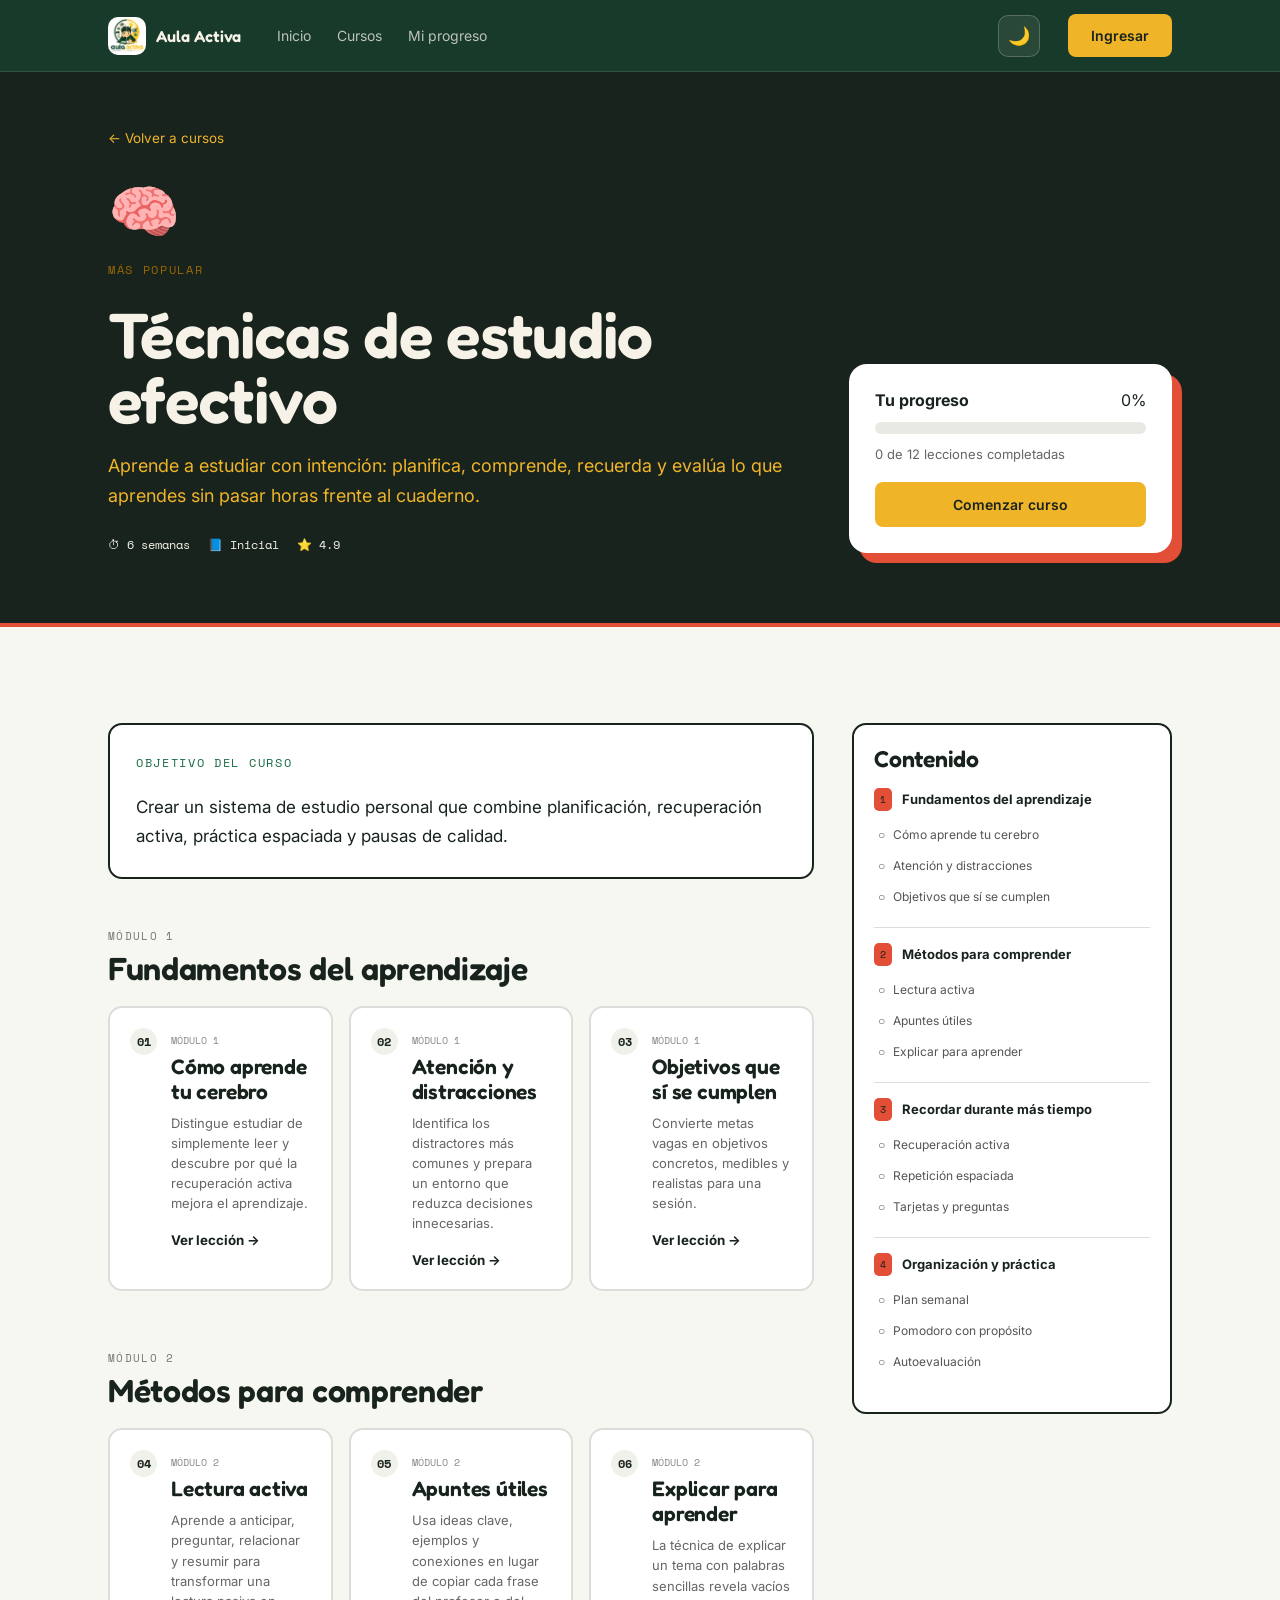
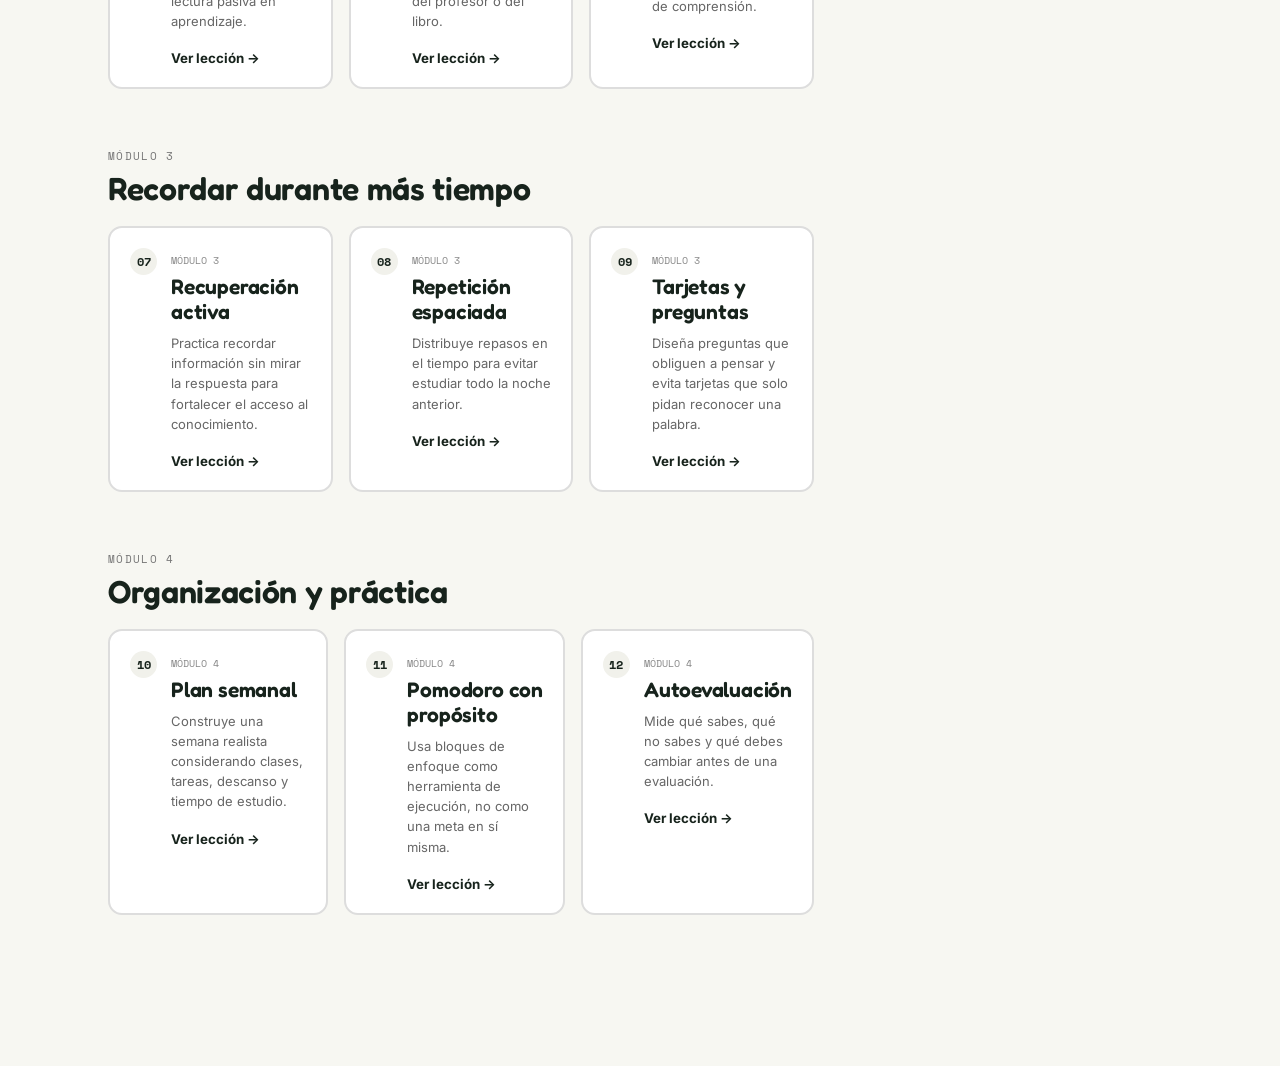
<file: curso.html>
<!DOCTYPE html>
<html lang="es">
<head>
<meta charset="UTF-8">
<meta name="viewport" content="width=device-width, initial-scale=1.0">
<title>Curso — Aula Activa</title>
<link rel="stylesheet" href="../css/styles.css">
<link rel="stylesheet" href="../css/courses.css">
<link rel="preconnect" href="https://fonts.googleapis.com">
<link rel="preconnect" href="https://fonts.gstatic.com" crossorigin>
<link href="https://fonts.googleapis.com/css2?family=Fredoka:wght@500;600;700&family=Inter:wght@400;500;600;700&family=Space+Mono:wght@400;700&display=swap" rel="stylesheet">
</head>
<body class="course-page">
<header class="navbar">
  <div class="container nav-inner">
    <a href="index.html" class="brand-link"><img src="../assets/logo.png" alt="Aula Activa" class="nav-logo"><span>Aula Activa</span></a>
    <nav class="nav-links">
      <a href="index.html">Inicio</a><a href="index.html#cursos">Cursos</a><a href="login.html">Mi progreso</a><a href="perfil.html" class="profile-nav profile-nav-desktop hidden" id="profileNav" aria-label="Abrir mi perfil" title="Mi perfil"><span class="profile-nav-icon" aria-hidden="true"><svg viewBox="0 0 24 24" focusable="false"><path d="M12 12a4.2 4.2 0 1 0 0-8.4A4.2 4.2 0 0 0 12 12Zm0 2.2c-4.5 0-8 2.35-8 5.25 0 .86.7 1.55 1.55 1.55h12.9c.85 0 1.55-.69 1.55-1.55 0-2.9-3.5-5.25-8-5.25Z"/></svg></span></a>
    </nav>
    <button class="theme-toggle" id="theme-toggle" type="button" aria-label="Activar modo oscuro" title="Modo oscuro">🌙</button>
    <a href="login.html" class="btn-nav">Ingresar</a>
    <button class="hamburger" id="hamburger" type="button" aria-label="Menú">&#9776;</button>
  </div>
  <div class="mobile-menu hidden" id="mobile-menu">
    <a href="index.html">Inicio</a>
    <a href="index.html#cursos">Cursos</a>
    <a href="login.html">Mi progreso</a>
    <a href="perfil.html" class="profile-nav profile-nav-mobile hidden" id="profileNavMobile" aria-label="Abrir mi perfil" title="Mi perfil"><span class="profile-nav-icon" aria-hidden="true"><svg viewBox="0 0 24 24" focusable="false"><path d="M12 12a4.2 4.2 0 1 0 0-8.4A4.2 4.2 0 0 0 12 12Zm0 2.2c-4.5 0-8 2.35-8 5.25 0 .86.7 1.55 1.55 1.55h12.9c.85 0 1.55-.69 1.55-1.55 0-2.9-3.5-5.25-8-5.25Z"/></svg></span></a>
    <button class="theme-toggle mobile-theme-toggle" id="theme-toggle-mobile" type="button">🌙 Modo oscuro</button>
  </div>
</header>

<main id="courseApp">
  <section class="course-hero">
    <div class="container course-hero-inner">
      <a href="index.html#cursos" class="back-link">← Volver a cursos</a>
      <div class="course-hero-grid">
        <div>
          <div class="course-icon-large" id="courseIcon">📚</div>
          <span class="eyebrow" id="courseBadge">Curso</span>
          <h1 id="courseTitle">Cargando curso...</h1>
          <p class="course-description" id="courseDescription"></p>
          <div class="course-meta-large"><span id="courseDuration"></span><span id="courseLevel"></span><span id="courseRating"></span></div>
        </div>
        <aside class="course-progress-card">
          <div class="progress-top"><strong>Tu progreso</strong><span id="progressText">0%</span></div>
          <div class="progress-bar"><span id="progressBar"></span></div>
          <p id="progressCount">0 de 12 lecciones completadas</p>
          <button class="btn-primary full-btn" id="continueBtn">Comenzar curso</button>
        </aside>
      </div>
    </div>
  </section>

  <section class="section course-content">
    <div class="container course-layout">
      <div>
        <div class="course-intro-card">
          <span class="eyebrow eyebrow--green">Objetivo del curso</span>
          <p id="courseGoal"></p>
        </div>
        <div class="lessons-area" id="lessonArea"></div>
      </div>
      <aside class="course-sidebar">
        <div class="syllabus-card">
          <h3>Contenido</h3>
          <div id="syllabus"></div>
        </div>
      </aside>
    </div>
  </section>
</main>

<div class="lesson-modal hidden" id="lessonModal" aria-hidden="true">
  <div class="lesson-dialog">
    <button class="modal-close" id="closeLesson" aria-label="Cerrar">×</button>
    <div class="lesson-kicker" id="lessonKicker"></div>
    <h2 id="lessonTitle"></h2>
    <p class="lesson-text" id="lessonContent"></p>
    <div class="activity-box"><strong>🎯 Actividad práctica</strong><p id="lessonActivity"></p></div>
    <div class="lesson-actions">
      <button class="btn-secondary" id="prevLesson">← Anterior</button>
      <button class="btn-primary" id="completeLesson">Marcar como completada</button>
      <button class="btn-secondary" id="nextLesson">Siguiente →</button>
    </div>
  </div>
</div>

<script src="../js/site.js"></script>
<script src="../js/courses-data.js"></script>
<script src="../js/course.js"></script>

</body>
</html>
</file>
<file: css/styles.css>
:root{
  --chalkboard:#1E3A2F;
  --chalkboard-dark:#142A20;
  --chalk:#F6F2E7;
  --pencil:#F0B429;
  --pencil-dark:#C98F14;
  --marker:#E24E36;
  --blue:#2F5F8A;
  --ink:#16261D;
  --ink-soft:#4A5D51;
  --line:#DCD3BC;
  --green:#25824B;
}
*{box-sizing:border-box;}
html{scroll-behavior:smooth;}
body{
  margin:0;
  background:var(--chalk);
  color:var(--ink);
  font-family:'Inter',sans-serif;
  -webkit-font-smoothing:antialiased;
}
h1,h2,h3,.display{font-family:'Fredoka',sans-serif;font-weight:600;letter-spacing:-0.01em;margin:0;}
.mono{font-family:'Space Mono',monospace;}
a{color:inherit;text-decoration:none;}
img,svg{display:block;max-width:100%;}
button{font-family:inherit;cursor:pointer;}
ul{margin:0;padding:0;list-style:none;}
.hidden{display:none !important;}

.container{max-width:1120px;margin:0 auto;padding:0 28px;}
.section{padding:96px 0;}
.section-eyebrow, .eyebrow{
  font-family:'Space Mono',monospace;text-transform:uppercase;letter-spacing:.14em;
  font-size:12px;color:var(--pencil-dark);display:inline-block;margin-bottom:14px;
}
.eyebrow--blue{color:var(--blue);}
.eyebrow--green{color:var(--chalkboard);}
.section-header{max-width:600px;margin:0 auto 48px;text-align:center;}
.section-header p{color:var(--ink-soft);margin-top:12px;font-size:15px;line-height:1.6;}
.highlight{color:var(--marker);}
.highlight-blue{color:var(--blue);}
.highlight-yellow{background:linear-gradient(180deg, transparent 60%, rgba(240,180,41,0.45) 60%);}

.btn-primary, .btn-nav, .btn-secondary, .btn-cta, .btn-curso, .btn-submit, .btn-mobile{
  display:inline-flex;align-items:center;justify-content:center;gap:8px;
  border-radius:8px;padding:12px 22px;font-size:14px;font-weight:600;border:1px solid transparent;
  transition:transform .15s ease, background .15s ease, color .15s ease, border-color .15s ease;
}
.btn-primary, .btn-nav, .btn-cta, .btn-curso, .btn-submit{background:var(--pencil);color:var(--ink);}
.btn-primary:hover, .btn-nav:hover, .btn-cta:hover, .btn-curso:hover, .btn-submit:hover{background:var(--pencil-dark);}
.btn-secondary{background:transparent;color:var(--chalk);border-color:rgba(246,242,231,0.4);}
.btn-secondary:hover{background:var(--chalk);color:var(--ink);}
.btn-mobile{width:100%;margin-top:8px;}
a:active, button:active{transform:translateY(1px);}


/* ---------- modo oscuro ---------- */
.theme-toggle{
  width:42px;
  height:42px;
  display:inline-flex;
  align-items:center;
  justify-content:center;
  border:1px solid rgba(246,242,231,0.22);
  border-radius:10px;
  background:rgba(246,242,231,0.08);
  color:var(--chalk);
  font-size:18px;
  transition:transform .15s ease, background .2s ease, border-color .2s ease;
}
.theme-toggle:hover{
  background:rgba(246,242,231,0.16);
  border-color:rgba(246,242,231,0.35);
}
.mobile-theme-toggle{
  width:100%;
  height:auto;
  padding:11px 16px;
  font-size:14px;
  justify-content:flex-start;
  gap:8px;
  margin-top:2px;
}
html[data-theme="dark"]{
  --chalk:#17201B;
  --chalkboard:#0E2118;
  --chalkboard-dark:#08150F;
  --ink:#F1F3EE;
  --ink-soft:#E0E7E2;
  --line:#34443A;
  --blue:#6FA3D1;
  --pencil:#F0B429;
  --pencil-dark:#DDA11B;
  --marker:#F06A52;
  --green:#62C58A;
}
html[data-theme="dark"] body{
  background:var(--chalk);
  color:var(--ink);
}
html[data-theme="dark"] .stats,
html[data-theme="dark"] .section:not(.cursos){
  background:var(--chalk);
}
html[data-theme="dark"] .info-card,
html[data-theme="dark"] .testi-card,
html[data-theme="dark"] .contact-form,
html[data-theme="dark"] .profile-stat{
  background:#202A24;
  color:var(--ink);
  border-color:var(--line);
}
html[data-theme="dark"] .curso-card,
html[data-theme="dark"] .card-index{
  background:#202A24;
  color:var(--ink);
}
html[data-theme="dark"] .card-index::before{
  background-image:repeating-linear-gradient(180deg, transparent 0 27px, var(--line) 27px 28px);
}
html[data-theme="dark"] .form-group input,
html[data-theme="dark"] .form-group textarea,
html[data-theme="dark"] .field input,
html[data-theme="dark"] .field select{
  background:#121A15;
  color:var(--ink);
  border-color:var(--line);
}
html[data-theme="dark"] .widget-tab{
  background:rgba(246,242,231,0.07);
  color:var(--ink-soft);
}
html[data-theme="dark"] .widget-tab.active{
  background:var(--chalkboard);
  color:var(--chalk);
}
html[data-theme="dark"] .tab-btn.active{
  background:#2A342E;
  color:var(--ink);
}
html[data-theme="dark"] .ring-bg{
  stroke:rgba(246,242,231,0.12);
}
html[data-theme="dark"] .btn-secondary{
  color:var(--ink);
  border-color:rgba(241,243,238,0.35);
}
html[data-theme="dark"] .btn-secondary:hover{
  background:var(--ink);
  color:#0E2118;
}
html[data-theme="dark"] .btn-cta{
  background:#202A24;
  color:var(--ink);
}
html[data-theme="dark"] .btn-cta:hover{
  background:#2A342E;
}
html[data-theme="dark"] .back-link:hover{
  color:var(--ink);
}
html[data-theme="dark"] .highlight-yellow{
  background:linear-gradient(180deg, transparent 60%, rgba(240,180,41,0.28) 60%);
}

/* ---------- navbar ---------- */
.navbar{position:sticky;top:0;z-index:50;background:var(--chalkboard);border-bottom:1px solid rgba(246,242,231,0.12);}
.nav-inner{display:flex;align-items:center;gap:28px;padding:14px 28px;}
.nav-logo{width:38px;height:38px;border-radius:10px;}
.nav-links{display:flex;gap:26px;margin-right:auto;margin-left:8px;font-size:14px;color:rgba(246,242,231,0.75);}
.nav-links a:hover{color:var(--chalk);}
.hamburger{display:none;background:none;border:none;color:var(--chalk);font-size:22px;}
.mobile-menu{display:flex;flex-direction:column;gap:14px;padding:18px 28px 24px;background:var(--chalkboard-dark);color:var(--chalk);font-size:15px;}
.mobile-menu a{color:rgba(246,242,231,0.85);}

/* ---------- hero ---------- */
.hero{background:radial-gradient(circle at 85% 15%, rgba(240,180,41,0.10), transparent 45%), var(--chalkboard);color:var(--chalk);position:relative;overflow:hidden;}
.hero::before{content:"";position:absolute;inset:0;background-image:repeating-linear-gradient(0deg, rgba(246,242,231,0.035) 0px, rgba(246,242,231,0.035) 1px, transparent 1px, transparent 42px);pointer-events:none;}
.hero-inner{display:grid;grid-template-columns:1.1fr 0.9fr;gap:56px;align-items:center;padding:80px 28px 90px;position:relative;}
.hero-text h1{font-size:clamp(34px,5vw,54px);line-height:1.08;margin:16px 0 20px;}
.hero-text p{font-size:17px;line-height:1.6;color:rgba(246,242,231,0.8);max-width:480px;margin:0 0 32px;}
.hero-btns{display:flex;gap:14px;flex-wrap:wrap;}

/* index card / notebook motif (signature element) */
.card-index{background:var(--chalk);color:var(--ink);border-radius:6px;border-left:5px solid var(--marker);box-shadow:0 22px 44px rgba(0,0,0,0.28);position:relative;}
.card-index::before{content:"";position:absolute;left:34px;right:18px;top:0;bottom:0;background-image:repeating-linear-gradient(180deg, transparent 0 27px, var(--line) 27px 28px);pointer-events:none;}

.timer-card{padding:26px 26px 30px;}
.widget-tabs{display:flex;gap:8px;margin-bottom:20px;position:relative;z-index:1;}
.widget-tab{flex:1;text-align:center;padding:8px 6px;border-radius:6px;font-size:13px;font-weight:600;background:rgba(20,42,32,0.06);color:var(--ink-soft);border:none;}
.widget-tab.active{background:var(--chalkboard);color:var(--chalk);}
.timer-face{position:relative;width:190px;height:190px;margin:6px auto 18px;z-index:1;}
.timer-ring{width:100%;height:100%;transform:rotate(-90deg);}
.ring-bg{fill:none;stroke:rgba(20,42,32,0.10);stroke-width:10;}
.ring-progress{fill:none;stroke:var(--marker);stroke-width:10;stroke-linecap:round;stroke-dasharray:565.48;stroke-dashoffset:0;transition:stroke-dashoffset .3s linear, stroke .3s ease;}
.timer-time{position:absolute;inset:0;display:flex;align-items:center;justify-content:center;font-family:'Space Mono',monospace;font-size:38px;font-weight:700;color:var(--ink);}
.timer-controls{display:flex;gap:10px;justify-content:center;position:relative;z-index:1;}
.timer-caption{text-align:center;font-size:12px;color:var(--ink-soft);margin-top:14px;font-family:'Space Mono',monospace;position:relative;z-index:1;}

/* ---------- stats / ficha ---------- */
.stats{background:var(--chalk);border-bottom:1px solid var(--line);}
.stats-grid{display:grid;grid-template-columns:repeat(4,1fr);gap:0;padding:36px 0;}
.stat-card{text-align:center;border-right:1px dashed var(--line);padding:0 12px;}
.stat-card:last-child{border-right:none;}
.stat-num{display:block;font-family:'Space Mono',monospace;font-size:30px;font-weight:700;color:var(--chalkboard);}
.stat-label{display:block;font-size:12.5px;color:var(--ink-soft);margin-top:4px;}

/* ---------- nosotros ---------- */
.nosotros-inner{display:grid;grid-template-columns:1fr 1fr;gap:56px;align-items:start;}
.nosotros-text p{color:var(--ink-soft);line-height:1.65;font-size:15.5px;margin:16px 0 24px;}
.features-list li{display:flex;align-items:center;gap:12px;font-size:14.5px;padding:10px 0;border-top:1px solid var(--line);}
.features-list li:first-child{border-top:none;}
.feat-icon{width:30px;height:30px;border-radius:8px;display:flex;align-items:center;justify-content:center;font-size:14px;flex-shrink:0;}
.feat-yellow{background:rgba(240,180,41,0.18);}
.feat-blue{background:rgba(47,95,138,0.14);}
.feat-green{background:rgba(30,58,47,0.10);}
.feat-pink{background:rgba(226,78,54,0.12);}

.nosotros-cards{display:grid;grid-template-columns:1fr 1fr;gap:16px;}
.info-card{background:#fff;border:1px solid var(--line);border-radius:8px;padding:22px 20px;border-top:4px solid var(--pencil);}
.info-card.card-blue{border-top-color:var(--blue);}
.info-card.card-green{border-top-color:var(--chalkboard);}
.info-card.card-coral{border-top-color:var(--marker);}
.card-icon{font-size:20px;margin-bottom:10px;}
.info-card h3{font-size:15px;margin-bottom:6px;}
.info-card p{font-size:13px;color:var(--ink-soft);line-height:1.5;margin:0;}

/* ---------- cursos ---------- */
.cursos{background:var(--chalkboard);color:var(--chalk);}
.cursos .section-header p{color:rgba(246,242,231,0.7);}
.cursos-grid{display:grid;grid-template-columns:repeat(3,1fr);gap:20px;}
.curso-card{background:var(--chalk);color:var(--ink);border-radius:8px;padding:24px 22px;position:relative;}
.curso-badge{position:absolute;top:16px;right:16px;font-family:'Space Mono',monospace;font-size:10px;text-transform:uppercase;letter-spacing:.06em;padding:4px 9px;border-radius:20px;}
.badge-blue{background:rgba(47,95,138,0.15);color:var(--blue);}
.badge-green{background:rgba(30,58,47,0.12);color:var(--chalkboard);}
.badge-yellow{background:rgba(240,180,41,0.2);color:var(--pencil-dark);}
.curso-icon{font-size:26px;margin-bottom:14px;}
.curso-card h3{font-size:16.5px;margin-bottom:8px;line-height:1.3;}
.curso-card p{font-size:13.5px;color:var(--ink-soft);line-height:1.55;margin:0 0 16px;}
.curso-meta{display:flex;gap:16px;font-size:12px;color:var(--ink-soft);font-family:'Space Mono',monospace;margin-bottom:18px;}
.btn-curso{width:100%;}

/* ---------- testimonios ---------- */
.testi-grid{display:grid;grid-template-columns:repeat(3,1fr);gap:20px;}
.testi-card{background:#fff;border:1px solid var(--line);border-radius:8px;padding:24px 22px;}
.testi-featured{background:var(--chalkboard);color:var(--chalk);border-color:transparent;}
.testi-featured .testi-author span{color:rgba(246,242,231,0.65);}
.stars{color:var(--pencil-dark);letter-spacing:2px;margin-bottom:12px;}
.testi-featured .stars{color:var(--pencil);}
.testi-card p{font-size:14.5px;line-height:1.6;margin:0 0 20px;}
.testi-author{display:flex;align-items:center;gap:12px;}
.avatar{width:38px;height:38px;border-radius:50%;display:flex;align-items:center;justify-content:center;font-family:'Fredoka',sans-serif;font-weight:600;font-size:13px;color:#fff;flex-shrink:0;}
.av-blue{background:var(--blue);}
.av-green{background:var(--chalkboard);}
.av-yellow{background:var(--pencil-dark);}
.testi-author strong{display:block;font-size:14px;}
.testi-author span{font-size:12px;color:var(--ink-soft);}

/* ---------- cta ---------- */
.cta-section{background:linear-gradient(120deg, var(--marker), var(--pencil-dark));color:var(--chalk);}
.cta-inner{text-align:center;padding:60px 0;}
.cta-inner h2{font-size:clamp(24px,3.4vw,34px);margin-bottom:12px;}
.cta-inner p{font-size:15px;color:rgba(246,242,231,0.9);margin-bottom:26px;}
.btn-cta{background:var(--chalk);color:var(--ink);}
.btn-cta:hover{background:#fff;}

/* ---------- contacto ---------- */
.contacto-inner{display:grid;grid-template-columns:1fr 1fr;gap:56px;align-items:start;}
.contacto-text p{color:var(--ink-soft);line-height:1.6;font-size:15px;margin:16px 0 26px;}
.contact-item{display:flex;align-items:center;gap:10px;font-size:14.5px;padding:10px 0;border-top:1px solid var(--line);}
.contact-item:first-child{border-top:none;}
.contact-form{background:#fff;border:1px solid var(--line);border-radius:10px;padding:28px;}
.form-group{margin-bottom:16px;}
.form-group label{display:block;font-size:12.5px;font-weight:600;color:var(--ink-soft);margin-bottom:6px;}
.form-group input, .form-group textarea{width:100%;padding:11px 13px;border:1px solid var(--line);border-radius:6px;font-family:inherit;font-size:14px;color:var(--ink);background:var(--chalk);resize:vertical;}
.form-group input:focus, .form-group textarea:focus{outline:2px solid var(--pencil-dark);outline-offset:1px;}
.btn-submit{width:100%;justify-content:center;padding:13px;}
.form-success{margin-top:14px;font-size:13.5px;color:var(--chalkboard);background:rgba(30,58,47,0.08);padding:10px 12px;border-radius:6px;}

/* ---------- footer ---------- */
.footer{background:var(--chalkboard-dark);color:rgba(246,242,231,0.65);}
.footer-inner{display:grid;grid-template-columns:1.4fr 1fr 1fr 1fr;gap:32px;padding:56px 0 36px;}
.footer-logo{width:34px;height:34px;border-radius:8px;margin-bottom:14px;}
.footer-brand p{font-size:13px;line-height:1.6;color:rgba(246,242,231,0.5);}
.footer-links h4{color:var(--chalk);font-size:13px;text-transform:uppercase;letter-spacing:.06em;margin-bottom:14px;}
.footer-links a{display:block;font-size:13.5px;padding:6px 0;color:rgba(246,242,231,0.6);}
.footer-links a:hover{color:var(--chalk);}
.footer-bottom{border-top:1px solid rgba(246,242,231,0.1);text-align:center;padding:18px 0;font-size:12.5px;color:rgba(246,242,231,0.45);}

/* ---------- reveal ---------- */
.reveal{opacity:0;transform:translateY(18px);transition:opacity .6s ease, transform .6s ease;}
.reveal.in{opacity:1;transform:none;}
@media (prefers-reduced-motion:reduce){.reveal{opacity:1;transform:none;transition:none;}html{scroll-behavior:auto;}}

/* ---------- login page ---------- */
.auth-shell{min-height:calc(100vh - 66px);display:grid;grid-template-columns:1fr 1fr;}
.auth-side{background:var(--chalkboard);color:var(--chalk);padding:64px 56px;display:flex;flex-direction:column;justify-content:center;position:relative;overflow:hidden;}
.auth-side::before{content:"";position:absolute;inset:0;background-image:repeating-linear-gradient(0deg, rgba(246,242,231,0.035) 0px, rgba(246,242,231,0.035) 1px, transparent 1px, transparent 42px);pointer-events:none;}
.auth-side h2{font-size:clamp(26px,3vw,36px);line-height:1.2;margin-bottom:16px;position:relative;}
.auth-side p{color:rgba(246,242,231,0.75);font-size:15px;line-height:1.6;max-width:380px;position:relative;margin-bottom:28px;}
.auth-side .features-list{position:relative;}
.auth-side .features-list li{border-top-color:rgba(246,242,231,0.15);color:rgba(246,242,231,0.85);}
.auth-main{display:flex;align-items:center;justify-content:center;padding:56px 28px;}
.auth-card{width:100%;max-width:380px;}
.auth-card h1{font-size:26px;margin-bottom:6px;}
.auth-card .sub{color:var(--ink-soft);font-size:13.5px;margin-bottom:26px;}
.tabs{display:flex;gap:6px;margin-bottom:22px;background:rgba(20,42,32,0.06);border-radius:8px;padding:4px;}
.tab-btn{flex:1;padding:9px;border:none;background:transparent;border-radius:6px;font-size:13.5px;font-weight:600;color:var(--ink-soft);}
.tab-btn.active{background:#fff;color:var(--ink);box-shadow:0 2px 6px rgba(0,0,0,0.08);}
.field{margin-bottom:15px;}
.field label{display:block;font-size:12px;font-weight:600;margin-bottom:6px;color:var(--ink-soft);}
.field input, .field select{width:100%;padding:11px 13px;border:1px solid var(--line);border-radius:6px;font-size:14px;font-family:inherit;background:#fff;color:var(--ink);}
.field input:focus, .field select:focus{outline:2px solid var(--pencil-dark);outline-offset:1px;}
.form-msg{font-size:13px;padding:10px 12px;border-radius:6px;margin-bottom:15px;display:none;}
.form-msg.show{display:block;}
.form-msg.error{background:rgba(226,78,54,0.1);color:#B4381F;}
.form-msg.ok{background:rgba(30,58,47,0.1);color:var(--chalkboard);}
.full-btn{width:100%;justify-content:center;padding:13px;}
.privacy-note{font-size:11.5px;color:var(--ink-soft);margin-top:18px;line-height:1.5;}
.back-link{font-size:13.5px;color:var(--ink-soft);display:inline-flex;align-items:center;gap:6px;margin-bottom:22px;}
.back-link:hover{color:var(--ink);}

.profile-role{display:inline-block;font-family:'Space Mono',monospace;font-size:11px;text-transform:uppercase;background:rgba(240,180,41,0.18);color:var(--pencil-dark);padding:3px 9px;border-radius:20px;margin-bottom:16px;}
.profile-stat{background:#fff;border:1px solid var(--line);border-radius:8px;padding:16px;margin:18px 0;display:flex;justify-content:space-between;align-items:center;}
.profile-stat .num{font-family:'Space Mono',monospace;font-size:26px;font-weight:700;}
.profile-stat .lbl{font-size:12px;color:var(--ink-soft);max-width:150px;text-align:right;line-height:1.4;}

/* ---------- responsive ---------- */
@media (max-width:960px){
  .nav-links{display:none;}
  .hamburger{display:block;}

  .hero-inner, .nosotros-inner, .contacto-inner{grid-template-columns:1fr;}
  .cursos-grid, .testi-grid{grid-template-columns:repeat(2,1fr);}
  .nosotros-cards{grid-template-columns:1fr 1fr;}
  .footer-inner{grid-template-columns:1fr 1fr;}
  .auth-shell{grid-template-columns:1fr;}
  .auth-side{padding:48px 32px;}
}
@media (max-width:640px){
  .section{padding:64px 0;}
  .cursos-grid, .testi-grid{grid-template-columns:1fr;}
  .nosotros-cards{grid-template-columns:1fr;}
  .stats-grid{grid-template-columns:repeat(2,1fr);row-gap:24px;}
  .stat-card{border-right:none;}
  .footer-inner{grid-template-columns:1fr;}
}


/* ---------- valoraciones ---------- */
.rating-section{background:var(--chalk);}
.rating-layout{max-width:900px;margin:0 auto;display:grid;grid-template-columns:280px 1fr;gap:28px;align-items:stretch;}
.rating-summary,.rating-form{background:var(--chalk);border:2px solid var(--ink);border-radius:14px;padding:28px;}
.rating-summary{text-align:center;display:flex;flex-direction:column;justify-content:center;align-items:center;}
.rating-average{font-family:'Fredoka',sans-serif;font-size:64px;line-height:1;color:var(--ink);}
.rating-stars{font-size:25px;letter-spacing:3px;color:var(--pencil);margin:8px 0;}
.rating-summary p{color:var(--ink-soft);font-size:13px;margin:4px 0 0;}
.rating-form>label{display:block;font-weight:700;font-size:14px;margin-bottom:10px;}
.star-picker{display:flex;gap:4px;margin-bottom:22px;}
.star-picker button{border:0;background:transparent;color:#BFC5BE;font-size:34px;line-height:1;padding:0 2px;transition:transform .12s,color .12s;}
.star-picker button:hover,.star-picker button.selected{color:var(--pencil);}
.star-picker button:hover{transform:scale(1.12);}
.rating-form .form-group{margin-bottom:14px;}
.rating-form textarea{resize:vertical;min-height:80px;}
#rating-error{margin-top:12px;} #rating-error:not(.hidden){display:block;}

/* ---------- editor de perfil ---------- */
.profile-editor{margin:26px 0;border-top:1px solid var(--line);padding-top:24px;}
.profile-editor-head{display:flex;justify-content:space-between;align-items:end;gap:12px;margin-bottom:16px;}
.profile-editor-head .eyebrow{margin-bottom:4px;}
.profile-editor h2{font-size:25px;}
.profile-save-state{font-size:12px;font-weight:600;text-align:right;max-width:220px;}
.profile-save-state.ok{color:#25824b;}
.profile-save-state.error{color:#B4381F;}

html[data-theme="dark"] .rating-summary,
html[data-theme="dark"] .rating-form,
html[data-theme="dark"] .profile-editor{background:#202A24;border-color:var(--line);}
html[data-theme="dark"] .star-picker button{color:#5A655E;}
html[data-theme="dark"] .star-picker button:hover,
html[data-theme="dark"] .star-picker button.selected{color:var(--pencil);}

/* ---------- modo oscuro: página de cursos ---------- */
html[data-theme="dark"] .course-hero{background:#0B1711;color:#F5F7F3;border-bottom-color:var(--marker);}
html[data-theme="dark"] .course-hero h1{color:#FFFFFF;}
html[data-theme="dark"] .course-description{color:#D7E4DB;}
html[data-theme="dark"] .course-meta-large{color:#F5F7F3;}
html[data-theme="dark"] .course-hero .back-link{color:#FFD45A;}
html[data-theme="dark"] .course-content{background:#101813;color:#F1F3EE;}
html[data-theme="dark"] .course-progress-card,
html[data-theme="dark"] .course-intro-card,
html[data-theme="dark"] .lesson-card,
html[data-theme="dark"] .syllabus-card,
html[data-theme="dark"] .lesson-dialog{
  background:#202A24;color:#F1F3EE;border-color:#46554B;
}
html[data-theme="dark"] .course-progress-card strong,
html[data-theme="dark"] .course-intro-card p,
html[data-theme="dark"] .syllabus-card h3,
html[data-theme="dark"] .syllabus-module-title strong,
html[data-theme="dark"] .lesson-card h3,
html[data-theme="dark"] .lesson-dialog h2{color:#FFFFFF;}
html[data-theme="dark"] .course-progress-card{color:#F1F3EE;}
html[data-theme="dark"] .progress-bar{background:#34443A;}
html[data-theme="dark"] .lesson-card{border-color:#46554B;}
html[data-theme="dark"] .lesson-card:hover{border-color:#B8C7BD;box-shadow:5px 5px 0 #0A120D;}
html[data-theme="dark"] .lesson-card p,
html[data-theme="dark"] .course-progress-card p,
html[data-theme="dark"] .syllabus-lesson{color:#C7D1CA;}
html[data-theme="dark"] .lesson-module,
html[data-theme="dark"] .lesson-kicker,
html[data-theme="dark"] .module-heading>span{color:#AEBBB2;}
html[data-theme="dark"] .module-heading h2{color:#FFFFFF;}
html[data-theme="dark"] .lesson-number{background:#34443A;color:#FFFFFF;}
html[data-theme="dark"] .syllabus-module{border-color:#46554B;}
html[data-theme="dark"] .syllabus-lesson:hover{color:#FFFFFF;}
html[data-theme="dark"] .syllabus-lesson.done{color:#70D69A;}
html[data-theme="dark"] .activity-box{background:#173126;border-left-color:var(--green);color:#F1F3EE;}
html[data-theme="dark"] .activity-box p{color:#D5E0D9;}
html[data-theme="dark"] .modal-close{color:#FFFFFF;}
html[data-theme="dark"] .lesson-text{color:#E1E7E3;}
html[data-theme="dark"] .lesson-actions .btn-secondary{color:#F1F3EE;border-color:#64736A;}
html[data-theme="dark"] .lesson-actions .btn-secondary:hover{background:#F1F3EE;color:#101813;}

@media(max-width:700px){
  .rating-layout{grid-template-columns:1fr;}
  .rating-summary{padding:22px;}
}


/* ---------- navegación de perfil ---------- */
.profile-nav{display:inline-flex;align-items:center;gap:7px;font-size:13px;font-weight:600;color:rgba(246,242,231,.9);}
.profile-nav:hover{color:var(--chalk);}
.profile-nav-icon{width:34px;height:34px;border-radius:50%;display:inline-flex;align-items:center;justify-content:center;background:rgba(246,242,231,.12);border:1px solid rgba(246,242,231,.22);flex:0 0 auto;}
.profile-nav-icon svg{width:18px;height:18px;fill:currentColor;}
.profile-nav-mobile{padding:11px 0;justify-content:flex-start;}

/* ---------- accesibilidad y contraste global ---------- */
:root{
  --paper:#F7F4EA;
  --card:#FFFFFF;
  --muted:#5B6B61;
  --ink:#17231C;
  --chalkboard:#173A2A;
  --chalkboard-dark:#0E261B;
  --line:#D4CFBF;
}
body{color:var(--ink);}
.section-header p,.nosotros-text p,.info-card p,.stat-label,.timer-caption{color:#4F6056;}
.section-eyebrow,.eyebrow{color:#9A6700;}
.eyebrow--green{color:#176B42;}
.eyebrow--blue{color:#245D91;}
.highlight-blue{color:#245D91;}
.stat-num{color:#176B42;}

/* Formularios claros más legibles */
.field label,.form-group label{color:#26372D;font-weight:700;}
.field input,.field select,.form-group input,.form-group textarea{
  background:#FFFFFF;
  color:#17231C;
  border-color:#B8BFB8;
}
.field input::placeholder,.form-group input::placeholder,.form-group textarea::placeholder{color:#6A776F;}
.field input:focus,.field select:focus,.form-group input:focus,.form-group textarea:focus{
  outline:3px solid rgba(240,180,41,.24);border-color:#A96F00;
}

/* ---------- perfil: diseño independiente ---------- */
.profile-page{
  min-height:calc(100vh - 80px);
  padding:46px 0 88px;
  background:
    radial-gradient(circle at 8% 0%, rgba(240,180,41,.12), transparent 28%),
    linear-gradient(180deg,#F8F6EF 0%,#EFECE2 100%);
}
.profile-page-inner{max-width:1100px;}
.profile-page .back-link{
  display:inline-flex;align-items:center;gap:8px;
  color:#456154;font-weight:700;font-size:14px;
}
.profile-page .back-link:hover{color:#173A2A;}
.profile-loading{
  min-height:46vh;display:grid;place-items:center;text-align:center;
  color:#33463A;font-weight:700;
}
.profile-content{max-width:1050px;margin:0 auto;}
.profile-heading{
  position:relative;overflow:hidden;
  display:flex;align-items:center;justify-content:space-between;gap:24px;
  margin:24px 0 28px;padding:30px 32px;
  background:linear-gradient(135deg,#173A2A 0%,#24543D 100%);
  color:#FFFDF7;border-radius:24px;
  box-shadow:0 18px 38px rgba(23,58,42,.18);
}
.profile-heading::after{
  content:"";position:absolute;width:220px;height:220px;border-radius:50%;right:-70px;top:-100px;
  background:rgba(240,180,41,.16);pointer-events:none;
}
.profile-heading .eyebrow{color:#FFD45A;margin-bottom:8px;}
.profile-heading h1{font-size:clamp(30px,4vw,42px);margin:0 0 7px;}
.profile-heading .sub{margin:0;max-width:650px;color:rgba(255,253,247,.78);line-height:1.55;font-size:14px;}
.profile-avatar{
  width:86px;height:86px;border-radius:50%;display:grid;place-items:center;
  background:#F0B429;color:#173A2A;font:700 29px/1 'Fredoka',sans-serif;
  border:5px solid rgba(255,255,255,.9);box-shadow:0 9px 0 rgba(10,35,24,.26);flex:0 0 auto;
  position:relative;z-index:1;
}
.profile-grid{display:grid;grid-template-columns:minmax(0,1.25fr) minmax(300px,.75fr);gap:22px;}
.profile-card{
  background:#FFF;border:1px solid #D8D5CB;border-radius:20px;padding:28px;
  box-shadow:0 12px 30px rgba(30,48,39,.08);
}
.profile-card h2{font-size:24px;color:#173A2A;margin:5px 0 0;}
.profile-card-head{display:flex;justify-content:space-between;align-items:flex-start;gap:15px;margin-bottom:24px;}
.profile-card-head .eyebrow{margin-bottom:4px;}
.profile-save-state{font-size:12px;font-weight:800;text-align:right;max-width:260px;}
.profile-save-state.ok{color:#187548;}
.profile-save-state.error{color:#A9362A;}
.profile-card .field{margin-bottom:18px;}
.profile-card .field label{display:block;margin-bottom:7px;font-size:13px;}
.profile-card .field input{width:100%;min-height:48px;border-radius:12px;padding:12px 14px;font-size:14px;}
.full-btn{width:100%;}
.profile-card .privacy-note{margin:14px 0 0;color:#67746C;font-size:12px;line-height:1.5;}
.large-stat{
  margin:10px 0 22px;padding:22px 20px;background:#F5F2E8;border-radius:16px;border:1px solid #DDD8CA;
}
.large-stat .num{font-size:48px;color:#173A2A;}
.large-stat .lbl{color:#65736A;font-size:12px;line-height:1.4;margin-top:4px;}
.mini-profile-row{
  display:flex;justify-content:space-between;gap:20px;padding:14px 0;border-bottom:1px solid #E0DDD4;
  color:#68756D;font-size:14px;
}
.mini-profile-row strong{color:#24382D;}
.profile-go-home{margin-top:20px;text-align:center;display:flex;justify-content:center;}
.profile-danger{
  margin-top:22px;border:1px solid #E6B3AD;background:#FFF4F2;border-radius:18px;padding:20px 22px;
  display:flex;align-items:center;justify-content:space-between;gap:20px;
}
.profile-danger strong{color:#8F3027;}
.profile-danger p{margin:4px 0 0;color:#765A56;font-size:13px;}
.profile-danger .btn-secondary{border-color:#D58D84;color:#8F3027;background:#FFF;}
.profile-danger .btn-secondary:hover{background:#8F3027;color:#FFF;border-color:#8F3027;}

/* ---------- dark mode: alto contraste ---------- */
html[data-theme="dark"]{
  --paper:#0F1712;
  --card:#1A251E;
  --muted:#C7D4CC;
  --ink:#F4F7F4;
  --line:#3D4D43;
  --chalkboard:#0F2B1D;
  --chalkboard-dark:#081B11;
}
html[data-theme="dark"] body{background:#0F1712;color:#F4F7F4;}
html[data-theme="dark"] .section-header p,
html[data-theme="dark"] .nosotros-text p,
html[data-theme="dark"] .info-card p,
html[data-theme="dark"] .stat-label,
html[data-theme="dark"] .timer-caption{color:#D1DDD5;}
html[data-theme="dark"] .eyebrow--green{color:#7EE2A7 !important;}
html[data-theme="dark"] .eyebrow--blue{color:#87B9E8 !important;}
html[data-theme="dark"] .section-eyebrow{color:#FFD45A;}
html[data-theme="dark"] .highlight-blue{color:#87B9E8;}
html[data-theme="dark"] .stat-num{color:#7EE2A7;}
html[data-theme="dark"] .section-header h2,
html[data-theme="dark"] .nosotros-text h2,
html[data-theme="dark"] .info-card h3{color:#F7FAF7;}
html[data-theme="dark"] .field label,.form-group label{color:#E3EBE6;}
html[data-theme="dark"] .field input,
html[data-theme="dark"] .field select,
html[data-theme="dark"] .form-group input,
html[data-theme="dark"] .form-group textarea{
  background:#111A15;color:#F5F8F5;border-color:#526259;
}
html[data-theme="dark"] .field input::placeholder,
html[data-theme="dark"] .form-group input::placeholder,
html[data-theme="dark"] .form-group textarea::placeholder{color:#9BAAA1;}
html[data-theme="dark"] .field input:focus,
html[data-theme="dark"] .field select:focus,
html[data-theme="dark"] .form-group input:focus,
html[data-theme="dark"] .form-group textarea:focus{outline:3px solid rgba(255,212,90,.18);border-color:#F0B429;}
html[data-theme="dark"] .info-card,
html[data-theme="dark"] .testi-card,
html[data-theme="dark"] .contact-form,
html[data-theme="dark"] .profile-stat,
html[data-theme="dark"] .curso-card,
html[data-theme="dark"] .card-index{background:#1A251E;color:#F4F7F4;border-color:#3D4D43;}
html[data-theme="dark"] .card-index::before{background-image:repeating-linear-gradient(180deg,transparent 0 27px,#34453B 27px 28px);}
html[data-theme="dark"] .widget-tab{background:#26332B;color:#D4DED8;}
html[data-theme="dark"] .widget-tab.active{background:#0F2B1D;color:#FFFFFF;}
html[data-theme="dark"] .timer-time{color:#F7FAF7;}
html[data-theme="dark"] .ring-bg{stroke:rgba(255,255,255,.17);}
html[data-theme="dark"] .btn-secondary{color:#F1F5F2;border-color:#617067;}
html[data-theme="dark"] .btn-secondary:hover{background:#F1F5F2;color:#0F2B1D;}
html[data-theme="dark"] .back-link{color:#BFD0C5;}

html[data-theme="dark"] .profile-page{
  background:radial-gradient(circle at 8% 0%,rgba(240,180,41,.08),transparent 28%),linear-gradient(180deg,#0D1510 0%,#101C15 100%);
}
html[data-theme="dark"] .profile-page .back-link{color:#BCD0C2;}
html[data-theme="dark"] .profile-page .back-link:hover{color:#FFFFFF;}
html[data-theme="dark"] .profile-heading{background:linear-gradient(135deg,#102F20 0%,#17462F 100%);box-shadow:0 18px 38px rgba(0,0,0,.28);}
html[data-theme="dark"] .profile-heading .sub{color:#D2DED6;}
html[data-theme="dark"] .profile-card{background:#18231D;border-color:#3D4D43;box-shadow:0 14px 32px rgba(0,0,0,.22);}
html[data-theme="dark"] .profile-card h2{color:#F6FAF7;}
html[data-theme="dark"] .profile-card .privacy-note{color:#AEBDB4;}
html[data-theme="dark"] .large-stat{background:#111A15;border-color:#3D4D43;}
html[data-theme="dark"] .large-stat .num{color:#7EE2A7;}
html[data-theme="dark"] .large-stat .lbl,.mini-profile-row{color:#B4C3BA;}
html[data-theme="dark"] .mini-profile-row{border-color:#34443B;}
html[data-theme="dark"] .mini-profile-row strong{color:#F0F5F1;}
html[data-theme="dark"] .profile-danger{background:#241715;border-color:#70433D;}
html[data-theme="dark"] .profile-danger strong{color:#FFAAA0;}
html[data-theme="dark"] .profile-danger p{color:#CFADA8;}
html[data-theme="dark"] .profile-danger .btn-secondary{background:#2B1B19;color:#FFB7AF;border-color:#86534C;}
html[data-theme="dark"] .profile-danger .btn-secondary:hover{background:#A54438;color:#FFFFFF;border-color:#A54438;}

@media(max-width:800px){
  .profile-grid{grid-template-columns:1fr;}
  .profile-heading{align-items:flex-start;padding:25px;}
}
@media(max-width:560px){
  .profile-page{padding-top:28px;}
  .profile-card{padding:20px;}
  .profile-heading{padding:22px;border-radius:18px;}
  .profile-heading .sub{font-size:13px;}
  .profile-avatar{width:64px;height:64px;font-size:21px;border-width:4px;box-shadow:0 6px 0 rgba(10,35,24,.24);}
  .profile-danger{align-items:flex-start;flex-direction:column;}
  .profile-danger .btn-secondary{width:100%;}
}
</file>
<file: css/courses.css>
/* ---------- Course experience ---------- */
.brand-link{display:flex;align-items:center;gap:10px;color:var(--chalk);font-family:'Fredoka',sans-serif;font-weight:600}
.brand-link:hover{color:var(--chalk)}
.course-hero{background:var(--ink);color:var(--chalk);padding:55px 0 70px;border-bottom:4px solid var(--marker)}
.course-hero .back-link{color:var(--pencil);display:inline-block;margin-bottom:30px}
.course-hero-grid{display:grid;grid-template-columns:minmax(0,1.5fr) minmax(280px,.7fr);gap:50px;align-items:end}
.course-icon-large{font-size:58px;margin-bottom:12px}
.course-hero h1{font-family:'Fredoka',sans-serif;font-size:clamp(38px,5vw,64px);line-height:1.02;margin:10px 0 18px;color:var(--chalk)}
.course-description{font-size:18px;line-height:1.7;color:var(--pencil);max-width:780px}
.course-meta-large{display:flex;gap:18px;flex-wrap:wrap;margin-top:24px;color:var(--chalk);font-family:'Space Mono',monospace;font-size:12px}
.course-progress-card{background:#fff;color:var(--ink);padding:26px;border-radius:18px;box-shadow:10px 10px 0 var(--marker)}
.progress-top{display:flex;justify-content:space-between;align-items:center;margin-bottom:12px}
.progress-bar{height:12px;background:#e9e9e3;border-radius:20px;overflow:hidden}
.progress-bar span{display:block;height:100%;width:0;background:var(--green);border-radius:20px;transition:width .35s ease}
.course-progress-card p{font-size:13px;color:#666;margin:12px 0 20px}
.course-content{background:#f7f7f2}
.course-layout{display:grid;grid-template-columns:minmax(0,1fr) 320px;gap:38px;align-items:start}
.course-intro-card{background:#fff;border:2px solid var(--ink);padding:26px;border-radius:14px;margin-bottom:45px}
.course-intro-card p{font-size:17px;line-height:1.7;margin:8px 0 0}
.module-section{margin-bottom:55px}
.module-heading{margin-bottom:18px}
.module-heading>span{font-family:'Space Mono',monospace;font-size:11px;text-transform:uppercase;letter-spacing:.12em;color:#777}
.module-heading h2{font-family:'Fredoka',sans-serif;font-size:32px;margin:5px 0;color:var(--ink)}
.lesson-grid{display:grid;grid-template-columns:repeat(3,1fr);gap:16px}
.lesson-card{background:#fff;border:2px solid #ddd;border-radius:14px;padding:20px;display:flex;gap:14px;min-height:235px;transition:.2s}
.lesson-card:hover{transform:translateY(-3px);border-color:var(--ink);box-shadow:5px 5px 0 var(--ink)}
.lesson-card.completed{border-color:var(--green)}
.lesson-number{font-family:'Space Mono',monospace;font-weight:700;font-size:12px;min-width:27px;height:27px;display:grid;place-items:center;background:#f1f1eb;border-radius:50%}
.lesson-module{font-size:10px;text-transform:uppercase;color:#888;font-family:'Space Mono',monospace}
.lesson-card h3{font-family:'Fredoka',sans-serif;font-size:21px;margin:6px 0 9px}
.lesson-card p{font-size:13px;line-height:1.55;color:#666;margin:0 0 16px}
.btn-lesson{border:0;background:none;padding:0;font-weight:700;color:var(--ink);cursor:pointer;font-family:Inter,sans-serif}
.btn-lesson:hover{text-decoration:underline}
.course-sidebar{position:sticky;top:90px}
.syllabus-card{background:#fff;border:2px solid var(--ink);border-radius:14px;padding:20px}
.syllabus-card h3{font-family:'Fredoka',sans-serif;font-size:23px;margin:0 0 16px}
.syllabus-module{border-top:1px solid #ddd;padding:15px 0}
.syllabus-module:first-child{border-top:0;padding-top:0}
.syllabus-module-title{display:flex;gap:10px;align-items:center;font-size:13px;margin-bottom:8px}
.syllabus-module-title span{font-family:'Space Mono',monospace;font-size:10px;background:var(--marker);padding:4px 6px;border-radius:5px}
.syllabus-lesson{display:flex;align-items:center;gap:8px;width:100%;text-align:left;background:none;border:0;padding:7px 4px;color:#555;font-size:12px;cursor:pointer}
.syllabus-lesson:hover{color:var(--ink)}
.syllabus-lesson.done{color:#25824b}
.lesson-status{font-family:'Space Mono',monospace;font-size:12px}
.lesson-modal{position:fixed;inset:0;background:rgba(10,12,12,.78);display:grid;place-items:center;padding:20px;z-index:1000}
.lesson-modal.hidden{display:none}
.lesson-dialog{position:relative;background:#fff;color:var(--ink);width:min(760px,100%);max-height:90vh;overflow:auto;border-radius:18px;padding:38px;box-shadow:12px 12px 0 var(--marker)}
.modal-close{position:absolute;right:16px;top:12px;border:0;background:none;font-size:32px;cursor:pointer;color:var(--ink)}
.lesson-kicker{font-family:'Space Mono',monospace;text-transform:uppercase;font-size:11px;color:#777}
.lesson-dialog h2{font-family:'Fredoka',sans-serif;font-size:38px;line-height:1.1;margin:9px 0 18px}
.lesson-text{font-size:17px;line-height:1.75}
.activity-box{background:#eef7f1;border-left:5px solid var(--green);padding:17px 20px;margin:25px 0}
.activity-box strong{font-family:'Fredoka',sans-serif}
.activity-box p{margin:7px 0 0;line-height:1.6}
.lesson-actions{display:flex;gap:10px;justify-content:flex-end;flex-wrap:wrap}
.lesson-actions button:disabled{opacity:.4;cursor:not-allowed}
.lesson-actions .is-done{background:var(--green);color:#fff}
body.modal-open{overflow:hidden}
@media(max-width:950px){
 .course-hero-grid,.course-layout{grid-template-columns:1fr}
 .course-sidebar{position:static}
 .lesson-grid{grid-template-columns:1fr 1fr}
}
@media(max-width:600px){
 .course-hero{padding:35px 0 50px}
 .course-hero-grid{gap:30px}
 .lesson-grid{grid-template-columns:1fr}
 .lesson-dialog{padding:28px 20px}
 .lesson-dialog h2{font-size:30px}
 .lesson-actions{justify-content:stretch}
 .lesson-actions button{flex:1}
}


/* Refuerzo de legibilidad para modo oscuro en la experiencia de cursos */
html[data-theme="dark"] .course-hero{background:#0B1711;color:#F5F7F3;}
html[data-theme="dark"] .course-content{background:#101813;color:#F1F3EE;}
html[data-theme="dark"] .course-progress-card,
html[data-theme="dark"] .course-intro-card,
html[data-theme="dark"] .lesson-card,
html[data-theme="dark"] .syllabus-card,
html[data-theme="dark"] .lesson-dialog{background:#202A24;color:#F1F3EE;border-color:#46554B;}
html[data-theme="dark"] .course-hero h1,
html[data-theme="dark"] .module-heading h2,
html[data-theme="dark"] .lesson-card h3,
html[data-theme="dark"] .syllabus-card h3,
html[data-theme="dark"] .syllabus-module-title strong,
html[data-theme="dark"] .lesson-dialog h2{color:#FFFFFF;}
html[data-theme="dark"] .course-description{color:#D7E4DB;}
html[data-theme="dark"] .lesson-card p,
html[data-theme="dark"] .course-progress-card p,
html[data-theme="dark"] .syllabus-lesson{color:#C7D1CA;}
html[data-theme="dark"] .lesson-module,
html[data-theme="dark"] .lesson-kicker,
html[data-theme="dark"] .module-heading>span{color:#AEBBB2;}
html[data-theme="dark"] .syllabus-module{border-color:#46554B;}
html[data-theme="dark"] .lesson-number{background:#34443A;color:#FFFFFF;}
html[data-theme="dark"] .progress-bar{background:#34443A;}
html[data-theme="dark"] .activity-box{background:#173126;color:#F1F3EE;}
html[data-theme="dark"] .modal-close{color:#FFFFFF;}

/* Contraste extra: textos secundarios claramente visibles en modo oscuro */
html[data-theme="dark"] .course-progress-card p,
html[data-theme="dark"] .lesson-card p,
html[data-theme="dark"] .syllabus-lesson,
html[data-theme="dark"] .lesson-text,
html[data-theme="dark"] .activity-box p {
  color:#F1F5F2;
}
html[data-theme="dark"] .lesson-module,
html[data-theme="dark"] .lesson-kicker,
html[data-theme="dark"] .module-heading>span {
  color:#E0E8E2;
}
html[data-theme="dark"] .syllabus-lesson:hover,
html[data-theme="dark"] .btn-lesson {
  color:#FFFFFF;
}
html[data-theme="dark"] .course-meta-large {
  color:#F5F7F5;
}
html[data-theme="dark"] .course-progress-card .progress-top {
  color:#FFFFFF;
}
</file>
